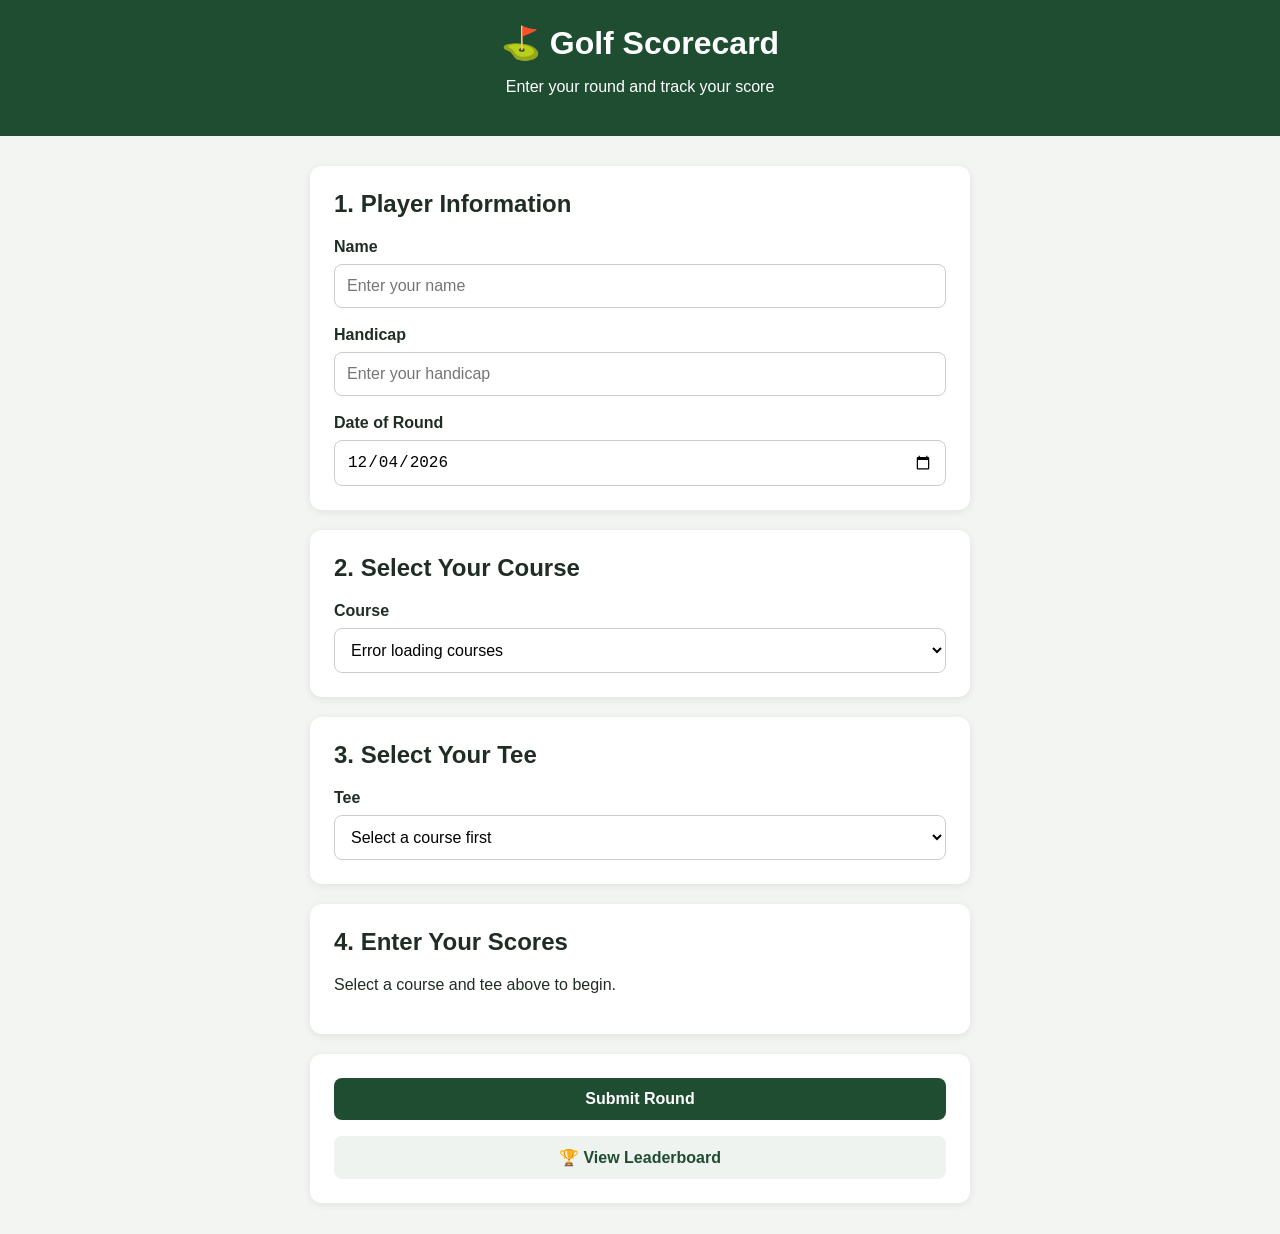
<file: index.html>
<!DOCTYPE html>
<html lang="en">
<head>
  <meta charset="UTF-8">
  <meta name="viewport" content="width=device-width, initial-scale=1.0">

  <title>Golf Scorecard</title>

  <link rel="stylesheet" href="style.css">
</head>

<body>

  <header>
    <h1>⛳ Golf Scorecard</h1>
    <p>Enter your round and track your score</p>
  </header>

  <main class="container">

    <!-- PLAYER INFORMATION -->
    <div class="card">

      <h2>1. Player Information</h2>

      <label for="playerName">
        Name
      </label>

      <input
        type="text"
        id="playerName"
        placeholder="Enter your name"
      >


      <label
        for="handicap"
        class="field-label"
      >
        Handicap
      </label>

      <input
        type="number"
        id="handicap"
        min="0"
        max="54"
        step="0.1"
        placeholder="Enter your handicap"
      >


      <label
        for="roundDate"
        class="field-label"
      >
        Date of Round
      </label>

      <input
        type="date"
        id="roundDate"
      >

    </div>


    <!-- COURSE -->
    <div class="card">

      <h2>2. Select Your Course</h2>

      <label for="course">
        Course
      </label>

      <select id="course">

        <option value="">
          Loading courses...
        </option>

      </select>

    </div>


    <!-- TEE -->
    <div class="card">

      <h2>3. Select Your Tee</h2>

      <label for="tee">
        Tee
      </label>

      <select id="tee">

        <option value="">
          Select a course first
        </option>

      </select>

    </div>


    <!-- SCORECARD -->
    <div class="card">

      <h2>4. Enter Your Scores</h2>

      <div id="scorecard">

        <p>
          Select a course and tee above to begin.
        </p>

      </div>

    </div>


    <!-- SUBMIT -->
    <div class="card">

      <button id="submitRound">
        Submit Round
      </button>

      <p id="submitMessage"></p>


      <a
        href="leaderboard.html"
        class="leaderboard-link"
      >
        🏆 View Leaderboard
      </a>

    </div>

  </main>


  <script src="app.js"></script>

</body>
</html>
</file>
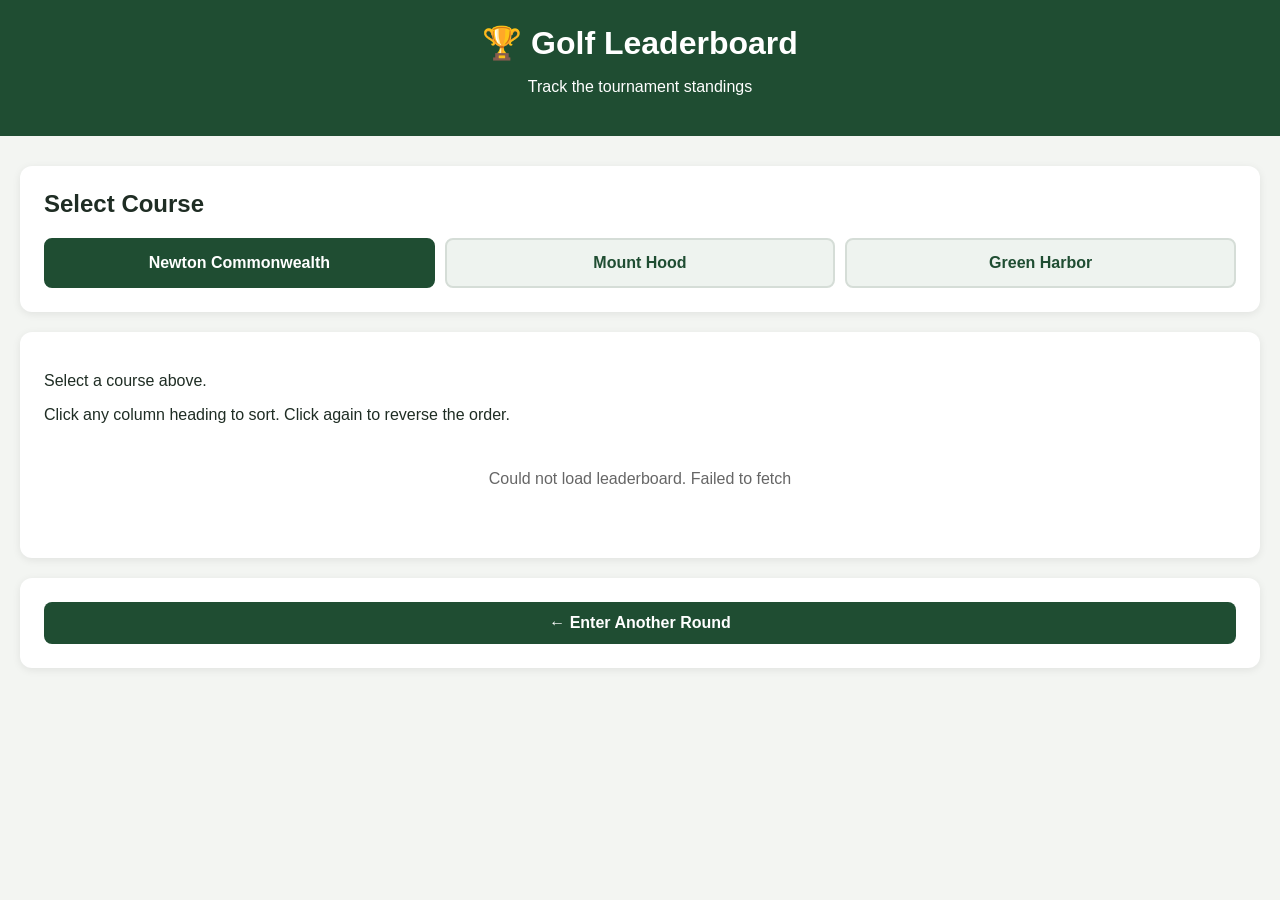
<file: leaderboard.html>
<!DOCTYPE html>
<html lang="en">
<head>
  <meta charset="UTF-8">
  <meta name="viewport" content="width=device-width, initial-scale=1.0">

  <title>Golf Leaderboard</title>

  <link rel="stylesheet" href="style.css">
  <link rel="stylesheet" href="leaderboard.css">
</head>

<body>

  <header>
    <h1>🏆 Golf Leaderboard</h1>
    <p>Track the tournament standings</p>
  </header>


  <main class="container">

    <!-- COURSE SELECTOR -->
    <div class="card">

      <h2>Select Course</h2>

      <div class="course-tabs">

        <button
          class="course-tab"
          data-course-id="4"
        >
          Newton Commonwealth
        </button>

        <button
          class="course-tab"
          data-course-id="8"
        >
          Mount Hood
        </button>

        <button
          class="course-tab"
          data-course-id="9"
        >
          Green Harbor
        </button>

      </div>

    </div>


    <!-- LEADERBOARD -->
    <div class="card">

      <div id="leaderboardHeader">
        <p>Select a course above.</p>
      </div>


      <div class="sort-help">
        Click any column heading to sort.
        Click again to reverse the order.
      </div>


      <div id="leaderboard">

        <p>
          Select a course to view the leaderboard.
        </p>

      </div>

    </div>


    <!-- BACK TO SCORECARD -->
    <div class="card">

      <a
        href="index.html"
        class="back-button"
      >
        ← Enter Another Round
      </a>

    </div>

  </main>


  <script src="leaderboard.js?v=3"></script>

</body>
</html>
</file>
<file: style.css>
* {
  box-sizing: border-box;
}

body {
  margin: 0;
  font-family: Arial, sans-serif;
  background: #f3f5f2;
  color: #1f2d24;
}

header {
  background: #1f4d32;
  color: white;
  padding: 24px;
  text-align: center;
}

header h1 {
  margin: 0;
  font-size: 32px;
}

.container {
  max-width: 700px;
  margin: 30px auto;
  padding: 0 20px;
}

.card {
  background: white;
  border-radius: 12px;
  padding: 24px;
  margin-bottom: 20px;
  box-shadow: 0 2px 8px rgba(0, 0, 0, 0.08);
}

label {
  display: block;
  font-weight: bold;
  margin-bottom: 8px;
}

input,
select,
button {
  width: 100%;
  padding: 12px;
  font-size: 16px;
  border-radius: 8px;
  border: 1px solid #ccc;
}

input,
select {
  background: white;
}

button {
  background: #1f4d32;
  color: white;
  border: none;
  cursor: pointer;
  font-weight: bold;
}

button:hover {
  background: #163a26;
}

.score-table {
  width: 100%;
  margin-top: 20px;
}

.score-row {
  display: grid;
  grid-template-columns: 1fr 1fr 1.5fr 1.5fr;
  gap: 10px;
  align-items: center;
  padding: 10px 5px;
  border-bottom: 1px solid #ddd;
}

.score-header {
  font-weight: bold;
  background: #eef3ef;
  border-radius: 6px;
}

.score-input {
  width: 80px;
  padding: 8px;
  text-align: center;
}

.score-total {
  margin-top: 20px;
  font-size: 20px;
  text-align: right;
}

@media (max-width: 600px) {
  .score-row {
    grid-template-columns: 1fr 1fr 1.5fr 1.5fr;
    font-size: 14px;
  }

  .score-input {
    width: 65px;
  }
}
h2 {
  margin-top: 0;
}

.field-label {
  margin-top: 18px;
}

input[type="date"] {
  background: white;
}

.leaderboard-link {
  display: block;
  width: 100%;
  margin-top: 15px;
  padding: 12px;
  background: #eef3ef;
  color: #1f4d32;
  text-align: center;
  text-decoration: none;
  border-radius: 8px;
  font-weight: bold;
}

.leaderboard-link:hover {
  background: #dfe9e1;
}
</file>
<file: leaderboard.css>
/* ========================================
   LEADERBOARD LAYOUT
   ======================================== */

body:has(.course-tabs) .container {
  max-width: 1600px;
}


/* ========================================
   COURSE TABS
   ======================================== */

.course-tabs {
  display: grid;
  grid-template-columns: repeat(3, 1fr);
  gap: 10px;
}

.course-tab {
  width: 100%;
  padding: 14px 10px;
  background: #eef3ef;
  color: #1f4d32;
  border: 2px solid #d5ddd7;
  font-weight: bold;
  cursor: pointer;
  border-radius: 8px;
}

.course-tab:hover {
  background: #dfe9e1;
}

.course-tab.active {
  background: #1f4d32;
  color: white;
  border-color: #1f4d32;
}


/* ========================================
   LEADERBOARD HEADER
   ======================================== */

.leaderboard-title {
  margin-bottom: 5px;
}

.leaderboard-subtitle {
  color: #666;
  margin-top: 0;
}


/* ========================================
   TABLE WRAPPER
   ======================================== */

.leaderboard-table-wrapper {
  width: 100%;
  overflow-x: auto;
  margin-top: 20px;
  -webkit-overflow-scrolling: touch;
}


/* ========================================
   LEADERBOARD TABLE
   ======================================== */

.leaderboard-table {
  width: 100%;
  border-collapse: separate;
  border-spacing: 0;

  min-width: 1250px;
  table-layout: auto;
}


/* ========================================
   TABLE HEADERS
   ======================================== */

.leaderboard-table th {
  background: #1f4d32;
  color: white;
  padding: 10px 6px;
  text-align: center;
  white-space: nowrap;
  font-size: 14px;
}


/* Sortable headers */

.leaderboard-table th.sortable {
  cursor: pointer;
  user-select: none;
}

.leaderboard-table th.sortable:hover {
  background: #163a26;
}

.sort-arrow {
  display: inline-block;
  margin-left: 3px;
  font-size: 10px;
  opacity: 0.8;
}


/* ========================================
   TABLE CELLS
   ======================================== */

.leaderboard-table td {
  padding: 9px 5px;
  border-bottom: 1px solid #ddd;
  text-align: center;
  white-space: nowrap;
}

.leaderboard-table tbody tr:nth-child(even) {
  background: #f7f9f7;
}

.leaderboard-table tbody tr:hover {
  background: #eef3ef;
}


/* ========================================
   STICKY COLUMNS
   ======================================== */

/*
   These four columns stay visible while
   scrolling horizontally:

   # | Player | Date | HCP
*/


/* Place */

.leaderboard-table th:nth-child(1),
.leaderboard-table td:nth-child(1) {
  position: sticky;
  left: 0;
  z-index: 5;
  width: 40px;
  min-width: 40px;
  max-width: 40px;
}


/* Player */

.leaderboard-table th:nth-child(2),
.leaderboard-table td:nth-child(2) {
  position: sticky;
  left: 40px;
  z-index: 5;
  width: 130px;
  min-width: 130px;
}


/* Date */

.leaderboard-table th:nth-child(3),
.leaderboard-table td:nth-child(3) {
  position: sticky;
  left: 170px;
  z-index: 5;
  width: 90px;
  min-width: 90px;
}


/* Handicap */

.leaderboard-table th:nth-child(4),
.leaderboard-table td:nth-child(4) {
  position: sticky;
  left: 260px;
  z-index: 5;
  width: 55px;
  min-width: 55px;
}


/*
   Give sticky cells an opaque background
   so scrolling columns don't show through.
*/

.leaderboard-table tbody td:nth-child(1),
.leaderboard-table tbody td:nth-child(2),
.leaderboard-table tbody td:nth-child(3),
.leaderboard-table tbody td:nth-child(4) {
  background: white;
}


/* Keep alternating row colors on sticky cells */

.leaderboard-table tbody tr:nth-child(even) td:nth-child(1),
.leaderboard-table tbody tr:nth-child(even) td:nth-child(2),
.leaderboard-table tbody tr:nth-child(even) td:nth-child(3),
.leaderboard-table tbody tr:nth-child(even) td:nth-child(4) {
  background: #f7f9f7;
}


/* Keep hover effect on sticky cells */

.leaderboard-table tbody tr:hover td:nth-child(1),
.leaderboard-table tbody tr:hover td:nth-child(2),
.leaderboard-table tbody tr:hover td:nth-child(3),
.leaderboard-table tbody tr:hover td:nth-child(4) {
  background: #eef3ef;
}


/*
   Make the right edge of the sticky section
   visually obvious.
*/

.leaderboard-table th:nth-child(4),
.leaderboard-table td:nth-child(4) {
  border-right: 3px solid #1f4d32;
}


/*
   Sticky header needs to sit above everything.
*/

.leaderboard-table thead th:nth-child(1),
.leaderboard-table thead th:nth-child(2),
.leaderboard-table thead th:nth-child(3),
.leaderboard-table thead th:nth-child(4) {
  z-index: 10;
}


/* ========================================
   PLAYER / DATE / HANDICAP
   ======================================== */

.player-cell {
  text-align: left !important;
  font-weight: bold;
}

.date-cell {
  text-align: center !important;
}

.handicap-cell {
  text-align: center !important;
}


/* ========================================
   PLACE
   ======================================== */

.position {
  font-weight: bold;
  text-align: center;
}


/* ========================================
   HOLE SCORES
   ======================================== */

.hole-score {
  width: 38px;
  min-width: 38px;
  max-width: 38px;
  text-align: center;
  padding-left: 2px !important;
  padding-right: 2px !important;
}


/* ========================================
   GOLF SCORE SYMBOLS
   ======================================== */

/* Base score number */

.score-symbol {
  display: inline-flex;
  align-items: center;
  justify-content: center;

  width: 30px;
  height: 30px;

  font-weight: bold;
  position: relative;
}


/* Birdie = circle */

.score-birdie {
  border: 2px solid #1f4d32;
  border-radius: 50%;
}


/* Eagle or better = double circle */

.score-eagle {
  border: 3px double #1f4d32;
  border-radius: 50%;
}


/* Bogey = square */

.score-bogey {
  border: 2px solid #8b0000;
}


/* Double bogey = double square */

.score-double-bogey {
  border: 3px double #8b0000;
}


/* Triple bogey or worse */

.score-triple-bogey {
  border: 3px double #8b0000;
  outline: 1px solid #8b0000;
  outline-offset: 2px;
}


/* ========================================
   NINE-HOLE TOTALS
   ======================================== */

.front-total,
.back-total {
  font-weight: bold;
  background: #eef3ef;
  border-left: 2px solid #c7d2ca;
  border-right: 2px solid #c7d2ca;
  min-width: 48px;
}


/* ========================================
   GROSS / NET
   ======================================== */

.gross-score {
  font-weight: bold;
  font-size: 16px;
  min-width: 55px;
  border-left: 2px solid #c7d2ca;
}

.net-score {
  font-weight: bold;
  font-size: 19px;
  min-width: 55px;
  background: #e4eee6;
  border-left: 3px solid #1f4d32;
}


/* ========================================
   LOADING / EMPTY STATE
   ======================================== */

.loading {
  text-align: center;
  padding: 30px;
}

.no-rounds {
  text-align: center;
  padding: 30px;
  color: #666;
}


/* ========================================
   BACK BUTTON
   ======================================== */

.back-button {
  display: block;
  width: 100%;
  padding: 12px;
  background: #1f4d32;
  color: white;
  text-align: center;
  text-decoration: none;
  border-radius: 8px;
  font-weight: bold;
}

.back-button:hover {
  background: #163a26;
}


/* ========================================
   MOBILE
   ======================================== */

@media (max-width: 900px) {

  body:has(.course-tabs) .container {
    max-width: 100%;
  }

  .course-tabs {
    grid-template-columns: 1fr;
  }

  .leaderboard-table {
    min-width: 1250px;
  }

}
</file>
